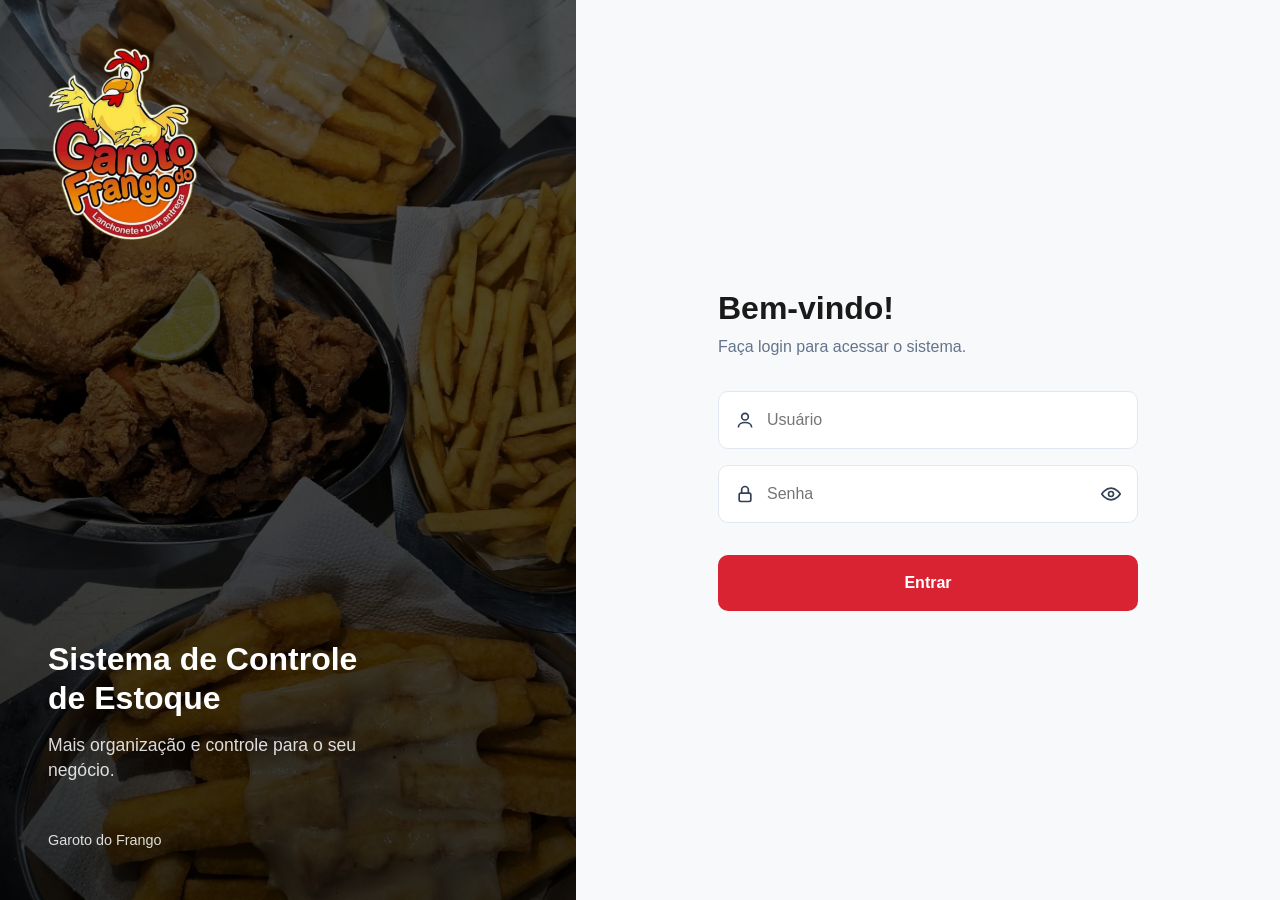
<file: index.html>
<!DOCTYPE html>
<html lang="pt-BR">
<head>
  <meta charset="UTF-8">
  <meta name="viewport" content="width=device-width, initial-scale=1.0">
  <title>Login - Garoto do Frango</title>
  <link href="https://cdn.jsdelivr.net/npm/bootstrap@5.3.3/dist/css/bootstrap.min.css" rel="stylesheet">
  <link rel="stylesheet" href="bootstrap-ajustes.css">
  <link rel="stylesheet" href="style.css">
</head>
<body>

  <main class="tela-login">

    <section class="painel-marca">
      <img class="logo" src="imagens/logo.png" alt="Logo do Garoto do Frango">

      <div class="texto-marca">
        <h1>Sistema de Controle de Estoque</h1>
        <p>Mais organização e controle para o seu negócio.</p>
      </div>

      <p class="rodape-marca">Garoto do Frango</p>
    </section>

    
    <section class="painel-login">
      <form id="form-login" class="form-login" novalidate>

        <h2>Bem-vindo!</h2>
        <p class="instrucao">Faça login para acessar o sistema.</p>

       
        <div class="grupo-campo">
          <div class="campo">
            <svg class="icone" viewBox="0 0 24 24" width="20" height="20" fill="none" stroke="currentColor" stroke-width="2" aria-hidden="true">
              <circle cx="12" cy="8" r="4"></circle>
              <path d="M4 21c0-4 4-6 8-6s8 2 8 6"></path>
            </svg>
            <label for="usuario" class="so-leitor-de-tela">Usuário</label>
            <input type="text" id="usuario" name="usuario" placeholder="Usuário" autocomplete="username">
          </div>
          <p class="mensagem-erro" id="erro-usuario"></p>
        </div>

        
        <div class="grupo-campo">
          <div class="campo">
            <svg class="icone" viewBox="0 0 24 24" width="20" height="20" fill="none" stroke="currentColor" stroke-width="2" aria-hidden="true">
              <rect x="5" y="11" width="14" height="10" rx="2"></rect>
              <path d="M8 11V7a4 4 0 0 1 8 0v4"></path>
            </svg>
            <label for="senha" class="so-leitor-de-tela">Senha</label>
            <input type="password" id="senha" name="senha" placeholder="Senha" autocomplete="current-password">
            <button type="button" id="botao-senha" class="botao-olho" aria-label="Mostrar ou ocultar senha">
              <svg viewBox="0 0 24 24" width="20" height="20" fill="none" stroke="currentColor" stroke-width="2" aria-hidden="true">
                <path d="M1 12s4-7 11-7 11 7 11 7-4 7-11 7S1 12 1 12z"></path>
                <circle cx="12" cy="12" r="3"></circle>
              </svg>
            </button>
          </div>
          <p class="mensagem-erro" id="erro-senha"></p>
        </div>

    
        <button type="submit" class="btn btn-danger botao-entrar">Entrar</button>

        
        <p class="mensagem-sucesso" id="mensagem-sucesso"></p>

        

      </form>
    </section>

  </main>

  <script src="script.js"></script>
</body>
</html>
</file>
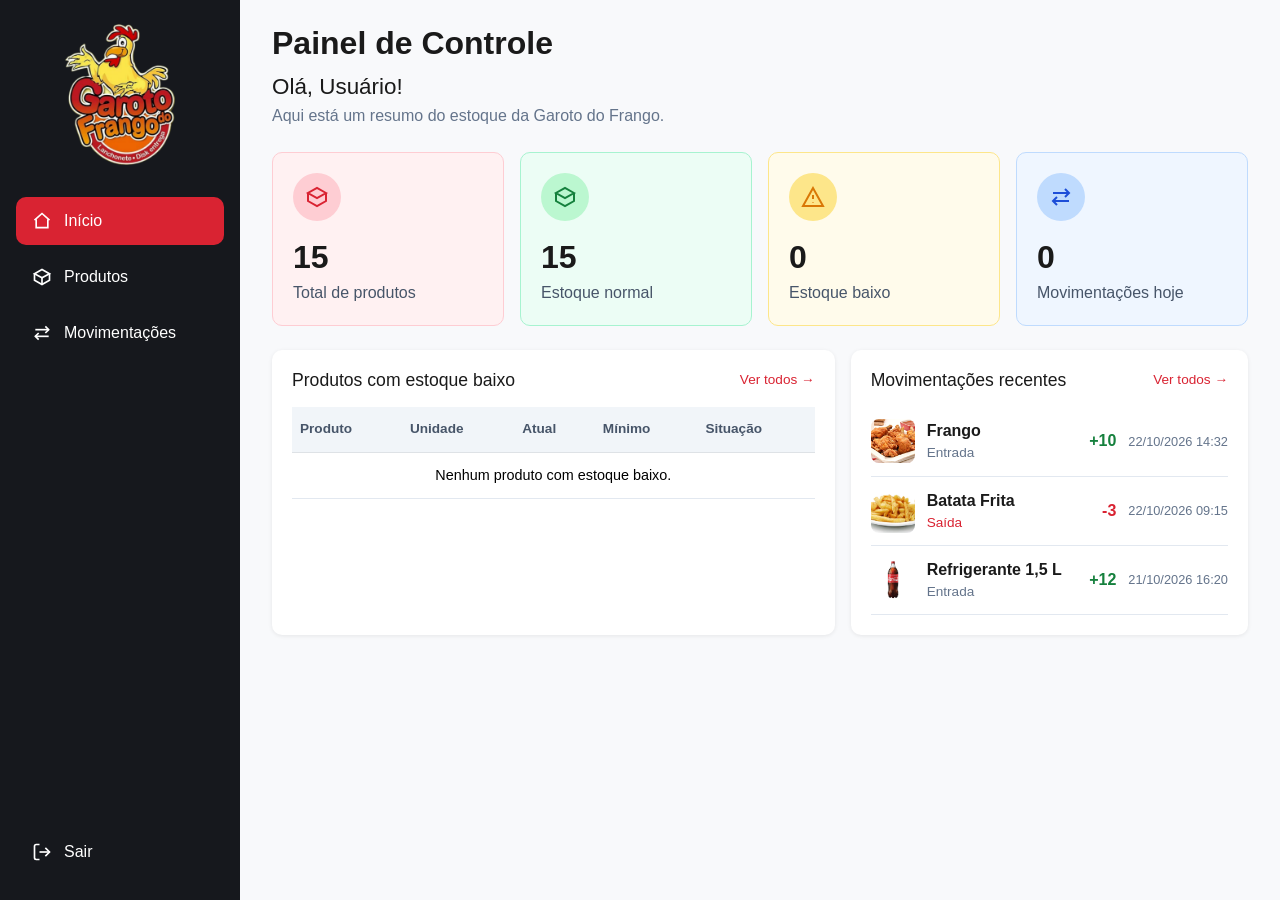
<file: inicio.html>
<!DOCTYPE html>
<html lang="pt-BR">
<head>
  <meta charset="UTF-8">
  <meta name="viewport" content="width=device-width, initial-scale=1.0">
  <title>Painel de Controle - Garoto do Frango</title>
  <link href="https://cdn.jsdelivr.net/npm/bootstrap@5.3.3/dist/css/bootstrap.min.css" rel="stylesheet">
  <link rel="stylesheet" href="bootstrap-ajustes.css">
  <link rel="stylesheet" href="inicio.css">
</head>
<body>

  <div class="layout">

    <aside class="menu-lateral">
      <img class="logo-menu" src="imagens/logo.png" alt="Logo do Garoto do Frango">

      <nav class="menu-links">
        <a href="inicio.html" class="link-menu ativo">
          <svg viewBox="0 0 24 24" width="20" height="20" fill="none" stroke="currentColor" stroke-width="2" aria-hidden="true">
            <path d="M3 11l9-8 9 8"></path>
            <path d="M5 10v10h14V10"></path>
          </svg>
          Início
        </a>
        <a href="produtos.html" class="link-menu">
          <svg viewBox="0 0 24 24" width="20" height="20" fill="none" stroke="currentColor" stroke-width="2" aria-hidden="true">
            <path d="M21 8l-9-5-9 5 9 5 9-5z"></path>
            <path d="M3 8v8l9 5 9-5V8"></path>
            <path d="M12 13v8"></path>
          </svg>
          Produtos
        </a>
        <a href="movimentacoes.html" class="link-menu">
          <svg viewBox="0 0 24 24" width="20" height="20" fill="none" stroke="currentColor" stroke-width="2" aria-hidden="true">
            <path d="M4 8h16"></path>
            <path d="M16 4l4 4-4 4"></path>
            <path d="M20 16H4"></path>
            <path d="M8 12l-4 4 4 4"></path>
          </svg>
          Movimentações
        </a>
      </nav>

      <a href="index.html" class="link-menu sair">
        <svg viewBox="0 0 24 24" width="20" height="20" fill="none" stroke="currentColor" stroke-width="2" aria-hidden="true">
          <path d="M9 21H5a2 2 0 0 1-2-2V5a2 2 0 0 1 2-2h4"></path>
          <path d="M16 17l5-5-5-5"></path>
          <path d="M21 12H9"></path>
        </svg>
        Sair
      </a>
    </aside>

    <main class="conteudo">

      <h1>Painel de Controle</h1>
      <p class="saudacao">Olá, <span id="nome-usuario">Usuário</span>!</p>
      <p class="subtitulo">Aqui está um resumo do estoque da Garoto do Frango.</p>

      <section class="row g-3 mb-4">

        <div class="col-6 col-lg-3">
          <article class="cartao cartao-total h-100">
            <span class="cartao-icone">
              <svg viewBox="0 0 24 24" width="24" height="24" fill="none" stroke="currentColor" stroke-width="2" aria-hidden="true">
                <path d="M21 8l-9-5-9 5 9 5 9-5z"></path>
                <path d="M3 8v8l9 5 9-5V8"></path>
              </svg>
            </span>
            <p class="cartao-numero" id="total-produtos">0</p>
            <p class="cartao-texto">Total de produtos</p>
          </article>
        </div>

        <div class="col-6 col-lg-3">
          <article class="cartao cartao-normal h-100">
            <span class="cartao-icone">
              <svg viewBox="0 0 24 24" width="24" height="24" fill="none" stroke="currentColor" stroke-width="2" aria-hidden="true">
                <path d="M21 8l-9-5-9 5 9 5 9-5z"></path>
                <path d="M3 8v8l9 5 9-5V8"></path>
              </svg>
            </span>
            <p class="cartao-numero" id="estoque-normal">0</p>
            <p class="cartao-texto">Estoque normal</p>
          </article>
        </div>

        <div class="col-6 col-lg-3">
          <article class="cartao cartao-baixo h-100">
            <span class="cartao-icone">
              <svg viewBox="0 0 24 24" width="24" height="24" fill="none" stroke="currentColor" stroke-width="2" aria-hidden="true">
                <path d="M12 3L2 21h20L12 3z"></path>
                <path d="M12 10v4"></path>
                <path d="M12 17.5v.5"></path>
              </svg>
            </span>
            <p class="cartao-numero" id="estoque-baixo">0</p>
            <p class="cartao-texto">Estoque baixo</p>
          </article>
        </div>

        <div class="col-6 col-lg-3">
          <article class="cartao cartao-movimentacoes h-100">
            <span class="cartao-icone">
              <svg viewBox="0 0 24 24" width="24" height="24" fill="none" stroke="currentColor" stroke-width="2" aria-hidden="true">
                <path d="M4 8h16"></path>
                <path d="M16 4l4 4-4 4"></path>
                <path d="M20 16H4"></path>
                <path d="M8 12l-4 4 4 4"></path>
              </svg>
            </span>
            <p class="cartao-numero" id="movimentacoes-hoje">0</p>
            <p class="cartao-texto">Movimentações hoje</p>
          </article>
        </div>

      </section>

      <section class="row g-3">


        <div class="col-lg-7">
          <div class="bloco h-100">
            <div class="bloco-cabecalho">
              <h2>Produtos com estoque baixo</h2>
              <a href="produtos.html" class="ver-todos">Ver todos &rarr;</a>
            </div>

            <div class="table-responsive">
              <table class="table table-hover align-middle mb-0 tabela">
                <thead>
                  <tr>
                    <th>Produto</th>
                    <th>Unidade</th>
                    <th>Atual</th>
                    <th>Mínimo</th>
                    <th>Situação</th>
                  </tr>
                </thead>
                <tbody id="tabela-estoque-baixo">

                </tbody>
              </table>
            </div>
          </div>
        </div>

     
        <div class="col-lg-5">
          <div class="bloco h-100">
            <div class="bloco-cabecalho">
              <h2>Movimentações recentes</h2>
              <a href="movimentacoes.html" class="ver-todos">Ver todos &rarr;</a>
            </div>

            <ul class="lista-movimentacoes" id="lista-movimentacoes">
  
            </ul>
          </div>
        </div>

      </section>
    </main>

  </div>

  <script src="dados.js"></script>
  <script src="inicio.js"></script>
</body>
</html>
</file>
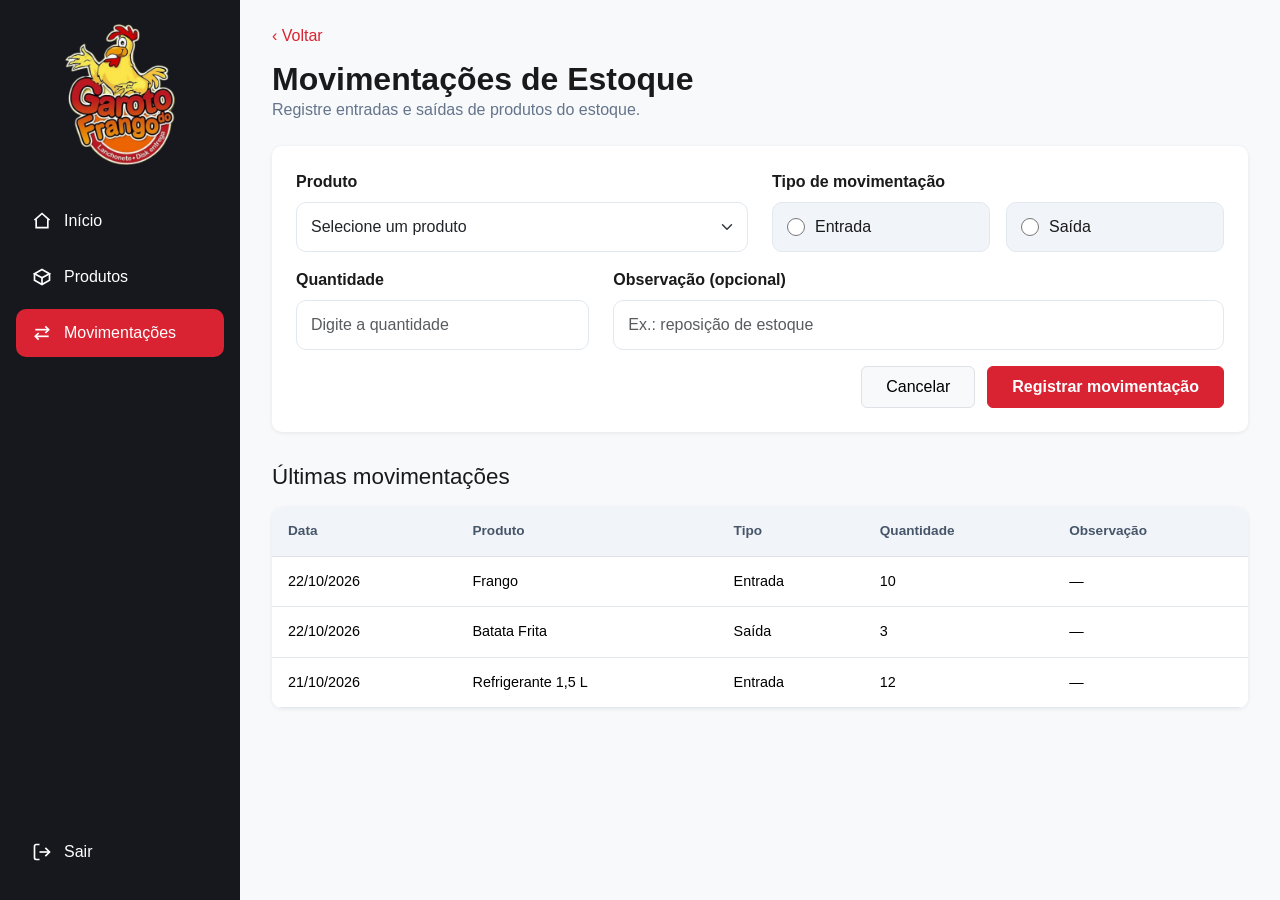
<file: movimentacoes.html>
<!DOCTYPE html>
<html lang="pt-BR">
<head>
  <meta charset="UTF-8">
  <meta name="viewport" content="width=device-width, initial-scale=1.0">
  <title>Movimentações - Garoto do Frango</title>
  <link href="https://cdn.jsdelivr.net/npm/bootstrap@5.3.3/dist/css/bootstrap.min.css" rel="stylesheet">
  <link rel="stylesheet" href="bootstrap-ajustes.css">
  <link rel="stylesheet" href="inicio.css">
  <link rel="stylesheet" href="produtos.css">
  <link rel="stylesheet" href="movimentacoes.css">
</head>
<body>

  <div class="layout">


    <aside class="menu-lateral">
      <img class="logo-menu" src="imagens/logo.png" alt="Logo do Garoto do Frango">

      <nav class="menu-links">
        <a href="inicio.html" class="link-menu">
          <svg viewBox="0 0 24 24" width="20" height="20" fill="none" stroke="currentColor" stroke-width="2" aria-hidden="true">
            <path d="M3 11l9-8 9 8"></path>
            <path d="M5 10v10h14V10"></path>
          </svg>
          Início
        </a>
        <a href="produtos.html" class="link-menu">
          <svg viewBox="0 0 24 24" width="20" height="20" fill="none" stroke="currentColor" stroke-width="2" aria-hidden="true">
            <path d="M21 8l-9-5-9 5 9 5 9-5z"></path>
            <path d="M3 8v8l9 5 9-5V8"></path>
            <path d="M12 13v8"></path>
          </svg>
          Produtos
        </a>
        <a href="movimentacoes.html" class="link-menu ativo">
          <svg viewBox="0 0 24 24" width="20" height="20" fill="none" stroke="currentColor" stroke-width="2" aria-hidden="true">
            <path d="M4 8h16"></path>
            <path d="M16 4l4 4-4 4"></path>
            <path d="M20 16H4"></path>
            <path d="M8 12l-4 4 4 4"></path>
          </svg>
          Movimentações
        </a>
      </nav>

      <a href="index.html" class="link-menu sair">
        <svg viewBox="0 0 24 24" width="20" height="20" fill="none" stroke="currentColor" stroke-width="2" aria-hidden="true">
          <path d="M9 21H5a2 2 0 0 1-2-2V5a2 2 0 0 1 2-2h4"></path>
          <path d="M16 17l5-5-5-5"></path>
          <path d="M21 12H9"></path>
        </svg>
        Sair
      </a>
    </aside>


    <main class="conteudo">

      <a href="inicio.html" class="voltar">&lsaquo; Voltar</a>

      <h1>Movimentações de Estoque</h1>
      <p class="subtitulo">Registre entradas e saídas de produtos do estoque.</p>


       <form class="bloco formulario" id="form-mov" novalidate>

        <div class="row g-4 mb-3">
          <div class="col-md-6">
            <label class="rotulo" for="campo-produto">Produto</label>
            <select class="form-select" id="campo-produto"></select>
            <p class="dica" id="dica-estoque"></p>
          </div>

          <div class="col-md-6">
            <span class="rotulo">Tipo de movimentação</span>
            <div class="opcoes-tipo">
              <label class="opcao-tipo">
                <input type="radio" name="tipo" value="entrada"> Entrada
              </label>
              <label class="opcao-tipo">
                <input type="radio" name="tipo" value="saida"> Saída
              </label>
            </div>
          </div>
        </div>

        <div class="row g-4 mb-3">
          <div class="col-md-4">
            <label class="rotulo" for="campo-quantidade">Quantidade</label>
            <input type="number" class="form-control" id="campo-quantidade" min="0" step="any" placeholder="Digite a quantidade">
          </div>

          <div class="col-md-8">
            <label class="rotulo" for="campo-observacao">Observação (opcional)</label>
            <input type="text" class="form-control" id="campo-observacao" placeholder="Ex.: reposição de estoque">
          </div>
        </div>

        <p class="erro-form" id="erro-form"></p>
        <p class="sucesso-form" id="sucesso-form"></p>

        <div class="botoes-form">
          <button type="button" class="btn btn-light border px-4 py-2" id="botao-cancelar">Cancelar</button>
          <button type="submit" class="btn btn-danger px-4 py-2 fw-semibold">Registrar movimentação</button>
        </div>
      </form>


      <h2 class="titulo-secao">Últimas movimentações</h2>
      <div class="bloco bloco-tabela">
        <table class="table table-hover align-middle mb-0 tabela tabela-mov">
          <thead>
            <tr>
              <th>Data</th>
              <th>Produto</th>
              <th>Tipo</th>
              <th>Quantidade</th>
              <th>Observação</th>
            </tr>
          </thead>
          <tbody id="tabela-movimentacoes"></tbody>
        </table>
      </div>

    </main>
  </div>

  <script src="dados.js"></script>
  <script src="movimentacoes.js"></script>
</body>
</html>
</file>
<file: style.css>
* {
  box-sizing: border-box;
  margin: 0;
  padding: 0;
}

body {
  font-family: "Segoe UI", Arial, Helvetica, sans-serif;
  color: #1a1a1a;
}


.so-leitor-de-tela {
  position: absolute;
  width: 1px;
  height: 1px;
  overflow: hidden;
  clip: rect(0, 0, 0, 0);
}


.tela-login {
  display: flex;
  min-height: 100vh;
}


.painel-marca {
  flex: 0 0 45%;
  display: flex;
  flex-direction: column;
  padding: 48px;
  color: #ffffff;
  background-image:
    linear-gradient(rgba(0, 0, 0, 0.65), rgba(0, 0, 0, 0.8)),
    url("imagens/fundo.png");
  background-size: cover;
  background-position: center;
}

.logo {
  width: 150px;
  height: auto;
}

.texto-marca {
  margin-top: auto;
  margin-bottom: 48px;
}

.texto-marca h1 {
  font-size: 2rem;
  font-weight: 600;
  line-height: 1.2;
  max-width: 340px;
  margin-bottom: 16px;
}

.texto-marca p {
  font-size: 1.1rem;
  line-height: 1.4;
  max-width: 320px;
  color: rgba(255, 255, 255, 0.85);
}

.rodape-marca {
  font-size: 0.9rem;
  color: rgba(255, 255, 255, 0.85);
}


.painel-login {
  flex: 1;
  display: flex;
  align-items: center;
  justify-content: center;
  padding: 32px;
  background-color: #f8f9fb;
}

.form-login {
  width: 100%;
  max-width: 420px;
}

.form-login h2 {
  font-size: 2rem;
  font-weight: 700;
  margin-bottom: 8px;
}

.instrucao {
  color: #64748b;
  margin-bottom: 32px;
}


.grupo-campo {
  margin-bottom: 16px;
}

.campo {
  display: flex;
  align-items: center;
  gap: 12px;
  height: 58px;
  padding: 0 16px;
  background-color: #ffffff;
  border: 1px solid #e2e8f0;
  border-radius: 10px;
}


.campo:focus-within {
  border-color: #d92332;
  box-shadow: 0 0 0 3px rgba(217, 35, 50, 0.15);
}


.campo.com-erro {
  border-color: #d92332;
}

.campo input {
  flex: 1;
  height: 100%;
  border: none;
  outline: none;
  background: transparent;
  font-size: 1rem;
}

.icone {
  flex-shrink: 0;
  color: #334155;
}

.botao-olho {
  display: flex;
  border: none;
  background: transparent;
  color: #334155;
  cursor: pointer;
}


.mensagem-erro {
  margin-top: 6px;
  font-size: 0.85rem;
  color: #d92332;
}

.mensagem-sucesso {
  margin-top: 16px;
  padding: 12px;
  border-radius: 8px;
  text-align: center;
  color: #15803d;
  background-color: #dcfce7;
}


.mensagem-erro:empty,
.mensagem-sucesso:empty {
  display: none;
}


.botao-entrar {
  width: 100%;
  height: 56px;
  margin-top: 16px;
  border: none;
  border-radius: 10px;
  background-color: #d92332;
  color: #ffffff;
  font-size: 1rem;
  font-weight: 600;
  cursor: pointer;
}

.botao-entrar:hover {
  background-color: #b81d2a;
}


@media (max-width: 800px) {
  .tela-login {
    flex-direction: column;
  }

  .painel-marca {
    flex: none;
    min-height: 320px;
    padding: 24px;
  }

  .texto-marca {
    margin-bottom: 24px;
  }
}
</file>
<file: inicio.css>
* {
  box-sizing: border-box;
  margin: 0;
  padding: 0;
}

body {
  font-family: "Segoe UI", Arial, Helvetica, sans-serif;
  color: #1a1a1a;
  background-color: #f8f9fb;
}


.layout {
  display: flex;
  min-height: 100vh;
}


.menu-lateral {
  flex: 0 0 240px;
  display: flex;
  flex-direction: column;
  padding: 24px 16px;
  background-color: #16181d;
}

.logo-menu {
  width: 110px;
  height: auto;
  margin: 0 auto 32px;
}

.menu-links {
  display: flex;
  flex-direction: column;
  gap: 8px;
}

.link-menu {
  display: flex;
  align-items: center;
  gap: 12px;
  padding: 12px 16px;
  border-radius: 10px;
  color: #ffffff;
  text-decoration: none;
  font-weight: 500;
}

.link-menu:hover {
  background-color: rgba(255, 255, 255, 0.1);
}


.link-menu.ativo {
  background-color: #d92332;
}


.link-menu.sair {
  margin-top: auto;
}


.conteudo {
  flex: 1;
  padding: 24px 32px 32px;
  min-width: 0;
}

.topo {
  display: flex;
  justify-content: flex-end;
  margin-bottom: 8px;
}


.mensagem-vazia {
  text-align: center;
  color: #64748b;
}

.avatar {
  display: flex;
  align-items: center;
  justify-content: center;
  width: 40px;
  height: 40px;
  border-radius: 50%;
  background-color: #cbd5e1;
  color: #334155;
}

.conteudo h1 {
  font-size: 2rem;
  font-weight: 700;
}

.saudacao {
  margin-top: 8px;
  font-size: 1.4rem;
  font-weight: 500;
}

.subtitulo {
  margin-bottom: 24px;
  color: #64748b;
}


.cartoes {
  display: grid;
  grid-template-columns: repeat(4, 1fr);
  gap: 20px;
  margin-bottom: 24px;
}

.cartao {
  padding: 20px;
  border: 1px solid;
  border-radius: 10px;
}

.cartao-icone {
  display: flex;
  align-items: center;
  justify-content: center;
  width: 48px;
  height: 48px;
  margin-bottom: 12px;
  border-radius: 50%;
}

.cartao-numero {
  font-size: 2rem;
  font-weight: 700;
}

.cartao-texto {
  color: #475569;
}


.cartao-total {
  background-color: #fff1f2;
  border-color: #fecdd3;
}
.cartao-total .cartao-icone {
  background-color: #fecdd3;
  color: #d92332;
}

.cartao-normal {
  background-color: #ecfdf5;
  border-color: #a7f3d0;
}
.cartao-normal .cartao-icone {
  background-color: #bbf7d0;
  color: #15803d;
}

.cartao-baixo {
  background-color: #fffbeb;
  border-color: #fde68a;
}
.cartao-baixo .cartao-icone {
  background-color: #fde68a;
  color: #d97706;
}

.cartao-movimentacoes {
  background-color: #eff6ff;
  border-color: #bfdbfe;
}
.cartao-movimentacoes .cartao-icone {
  background-color: #bfdbfe;
  color: #1d4ed8;
}


.blocos {
  display: grid;
  grid-template-columns: 1.3fr 1fr;
  gap: 20px;
}

.bloco {
  padding: 20px;
  background-color: #ffffff;
  border-radius: 10px;
  box-shadow: 0 1px 4px rgba(0, 0, 0, 0.08);
}

.bloco-cabecalho {
  display: flex;
  align-items: center;
  justify-content: space-between;
  margin-bottom: 16px;
}

.bloco-cabecalho h2 {
  font-size: 1.1rem;
}

.ver-todos {
  font-size: 0.85rem;
  color: #d92332;
  text-decoration: none;
}

.ver-todos:hover {
  text-decoration: underline;
}


.tabela {
  width: 100%;
  border-collapse: collapse;
}

.tabela th {
  padding: 12px 8px;
  text-align: left;
  font-size: 0.85rem;
  color: #475569;
  background-color: #f1f5f9;
}

.tabela td {
  padding: 12px 8px;
  border-bottom: 1px solid #e2e8f0;
  font-size: 0.9rem;
}

.produto-nome {
  display: flex;
  align-items: center;
  gap: 12px;
  font-weight: 600;
}


.foto-produto {
  flex-shrink: 0;
  display: inline-block;
  width: 44px;
  height: 44px;
  border-radius: 8px;
  background-color: #d1d5db;
  object-fit: cover;
}

.etiqueta {
  display: inline-block;
  padding: 4px 10px;
  border-radius: 999px;
  font-size: 0.8rem;
  white-space: nowrap;
}

.etiqueta-baixo {
  color: #d92332;
  background-color: #fee2e2;
}

.etiqueta-normal {
  color: #15803d;
  background-color: #dcfce7;
}


.lista-movimentacoes {
  list-style: none;
}

.movimentacao {
  display: flex;
  align-items: center;
  gap: 12px;
  padding: 12px 0;
  border-bottom: 1px solid #e2e8f0;
}

.movimentacao-info {
  flex: 1;
}

.movimentacao-produto {
  font-weight: 600;
}

.movimentacao-tipo {
  font-size: 0.85rem;
  color: #64748b;
}

.movimentacao-tipo.saida {
  color: #d92332;
}

.movimentacao-qtd {
  font-weight: 700;
}

.movimentacao-qtd.entrada {
  color: #15803d;
}

.movimentacao-qtd.saida {
  color: #d92332;
}

.movimentacao-data {
  font-size: 0.8rem;
  color: #64748b;
}


@media (max-width: 1000px) {
  .cartoes {
    grid-template-columns: repeat(2, 1fr);
  }

  .blocos {
    grid-template-columns: 1fr;
  }
}

@media (max-width: 700px) {
  .layout {
    flex-direction: column;
  }

  .menu-lateral {
    flex: none;
  }

  .link-menu.sair {
    margin-top: 16px;
  }
}
</file>
<file: produtos.css>
.topo-produtos {
  display: flex;
  align-items: flex-start;
  justify-content: space-between;
  gap: 16px;
  margin-bottom: 24px;
}

.topo-produtos .subtitulo {
  margin-bottom: 0;
}

.botao-vermelho {
  height: 48px;
  padding: 0 20px;
  border: none;
  border-radius: 10px;
  background-color: #d92332;
  color: #ffffff;
  font-size: 1rem;
  font-weight: 600;
  cursor: pointer;
}

.botao-vermelho:hover {
  background-color: #b81d2a;
}

.botao-cinza {
  height: 48px;
  padding: 0 20px;
  border: 1px solid #e2e8f0;
  border-radius: 10px;
  background-color: #ffffff;
  color: #334155;
  font-size: 1rem;
  cursor: pointer;
}

.botao-cinza:hover {
  background-color: #f1f5f9;
}


.busca {
  display: flex;
  align-items: center;
  gap: 12px;
  height: 52px;
  padding: 0 16px;
  margin-bottom: 20px;
  background-color: #ffffff;
  border: 1px solid #e2e8f0;
  border-radius: 10px;
  color: #64748b;
}

.busca:focus-within {
  border-color: #d92332;
}

.busca input {
  flex: 1;
  border: none;
  outline: none;
  background: transparent;
  font-size: 1rem;
}


.bloco-tabela {
  padding: 0;
  overflow-x: auto; 
}

.tabela-produtos th {
  padding: 16px 12px;
  color: #ffffff;
  background-color: #16181d;
}

.tabela-produtos td {
  padding: 14px 12px;
}

.acoes {
  display: flex;
  gap: 8px;
}

.botao-icone {
  display: flex;
  align-items: center;
  justify-content: center;
  width: 40px;
  height: 40px;
  border: 1px solid #e2e8f0;
  border-radius: 8px;
  background-color: #ffffff;
  color: #334155;
  cursor: pointer;
}

.botao-icone:hover {
  background-color: #f1f5f9;
}

.botao-icone.excluir {
  color: #d92332;
}


.modal {
  display: none; 
  position: fixed;
  top: 0;
  right: 0;
  bottom: 0;
  left: 0;
  align-items: center;
  justify-content: center;
  padding: 16px;
  background-color: rgba(0, 0, 0, 0.55);
}

.modal.aberto {
  display: flex;
}

.modal-caixa {
  width: 100%;
  max-width: 460px;
  max-height: 100%;
  overflow-y: auto;
  padding: 24px;
  background-color: #ffffff;
  border-radius: 10px;
}

.modal-caixa h2 {
  margin-bottom: 16px;
}

.modal-caixa label {
  display: block;
  margin: 12px 0 6px;
  font-size: 0.9rem;
  color: #475569;
}

.modal-caixa input,
.modal-caixa select {
  width: 100%;
  height: 44px;
  padding: 0 12px;
  border: 1px solid #e2e8f0;
  border-radius: 10px;
  background-color: #ffffff;
  font-size: 1rem;
}

.modal-caixa input:focus,
.modal-caixa select:focus {
  outline: none;
  border-color: #d92332;
}

.duas-colunas {
  display: grid;
  grid-template-columns: 1fr 1fr;
  gap: 12px;
}

.erro-form {
  margin-top: 12px;
  color: #d92332;
  font-size: 0.9rem;
}

.erro-form:empty {
  display: none;
}

.modal-botoes {
  display: flex;
  justify-content: flex-end;
  gap: 12px;
  margin-top: 20px;
}
</file>
<file: movimentacoes.css>
.voltar {
  display: inline-block;
  margin-bottom: 12px;
  color: #d92332;
  text-decoration: none;
}

.voltar:hover {
  text-decoration: underline;
}


.formulario {
  padding: 24px;
  margin-bottom: 32px;
}

.linha-form {
  display: grid;
  gap: 24px;
  margin-bottom: 20px;
}

.linha-1 {
  grid-template-columns: 1fr 1fr;
}

.linha-2 {
  grid-template-columns: 1fr 2fr;
}

.rotulo {
  display: block;
  margin-bottom: 8px;
  font-weight: 600;
}

.formulario input[type="number"],
.formulario input[type="text"],
.formulario select {
  width: 100%;
  height: 50px;
  padding: 0 14px;
  border: 1px solid #e2e8f0;
  border-radius: 10px;
  background-color: #ffffff;
  font-size: 1rem;
}

.formulario input:focus,
.formulario select:focus {
  outline: none;
  border-color: #d92332;
}


.dica {
  margin-top: 6px;
  font-size: 0.85rem;
  color: #64748b;
}

.dica:empty {
  display: none;
}


.opcoes-tipo {
  display: grid;
  grid-template-columns: 1fr 1fr;
  gap: 16px;
}

.opcao-tipo {
  display: flex;
  align-items: center;
  gap: 10px;
  height: 50px;
  padding: 0 14px;
  border: 1px solid #e2e8f0;
  border-radius: 10px;
  background-color: #f1f5f9;
  cursor: pointer;
}

.opcao-tipo input {
  width: 18px;
  height: 18px;
  accent-color: #d92332;
}


.opcao-tipo:has(input:checked) {
  border-color: #d92332;
  background-color: #fff1f2;
}


.sucesso-form {
  margin-bottom: 12px;
  padding: 12px;
  border-radius: 8px;
  color: #15803d;
  background-color: #dcfce7;
}

.sucesso-form:empty {
  display: none;
}

.erro-form {
  margin-bottom: 12px;
}

.botoes-form {
  display: flex;
  justify-content: flex-end;
  gap: 12px;
}


.titulo-secao {
  margin-bottom: 16px;
  font-size: 1.4rem;
}

.tabela-mov th,
.tabela-mov td {
  padding: 14px 16px;
}


@media (max-width: 900px) {
  .linha-1,
  .linha-2 {
    grid-template-columns: 1fr;
  }
}
</file>
